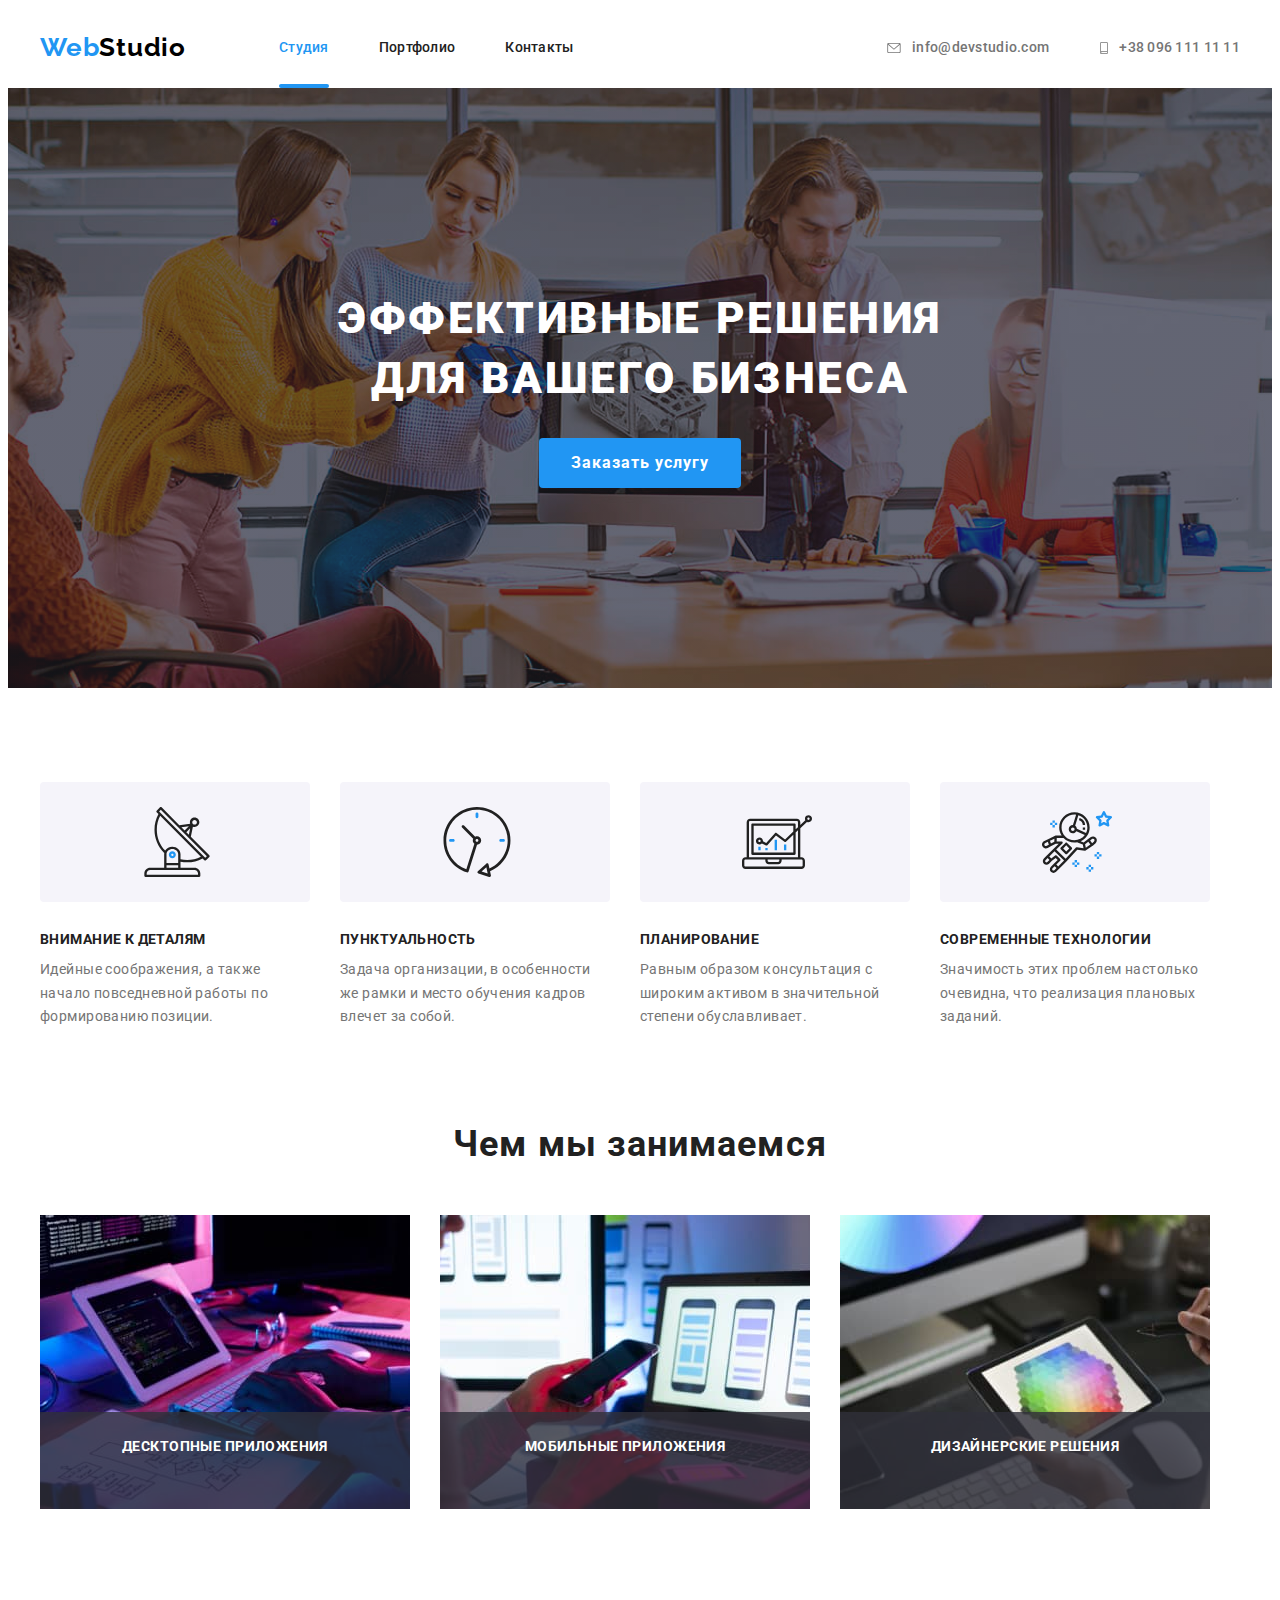
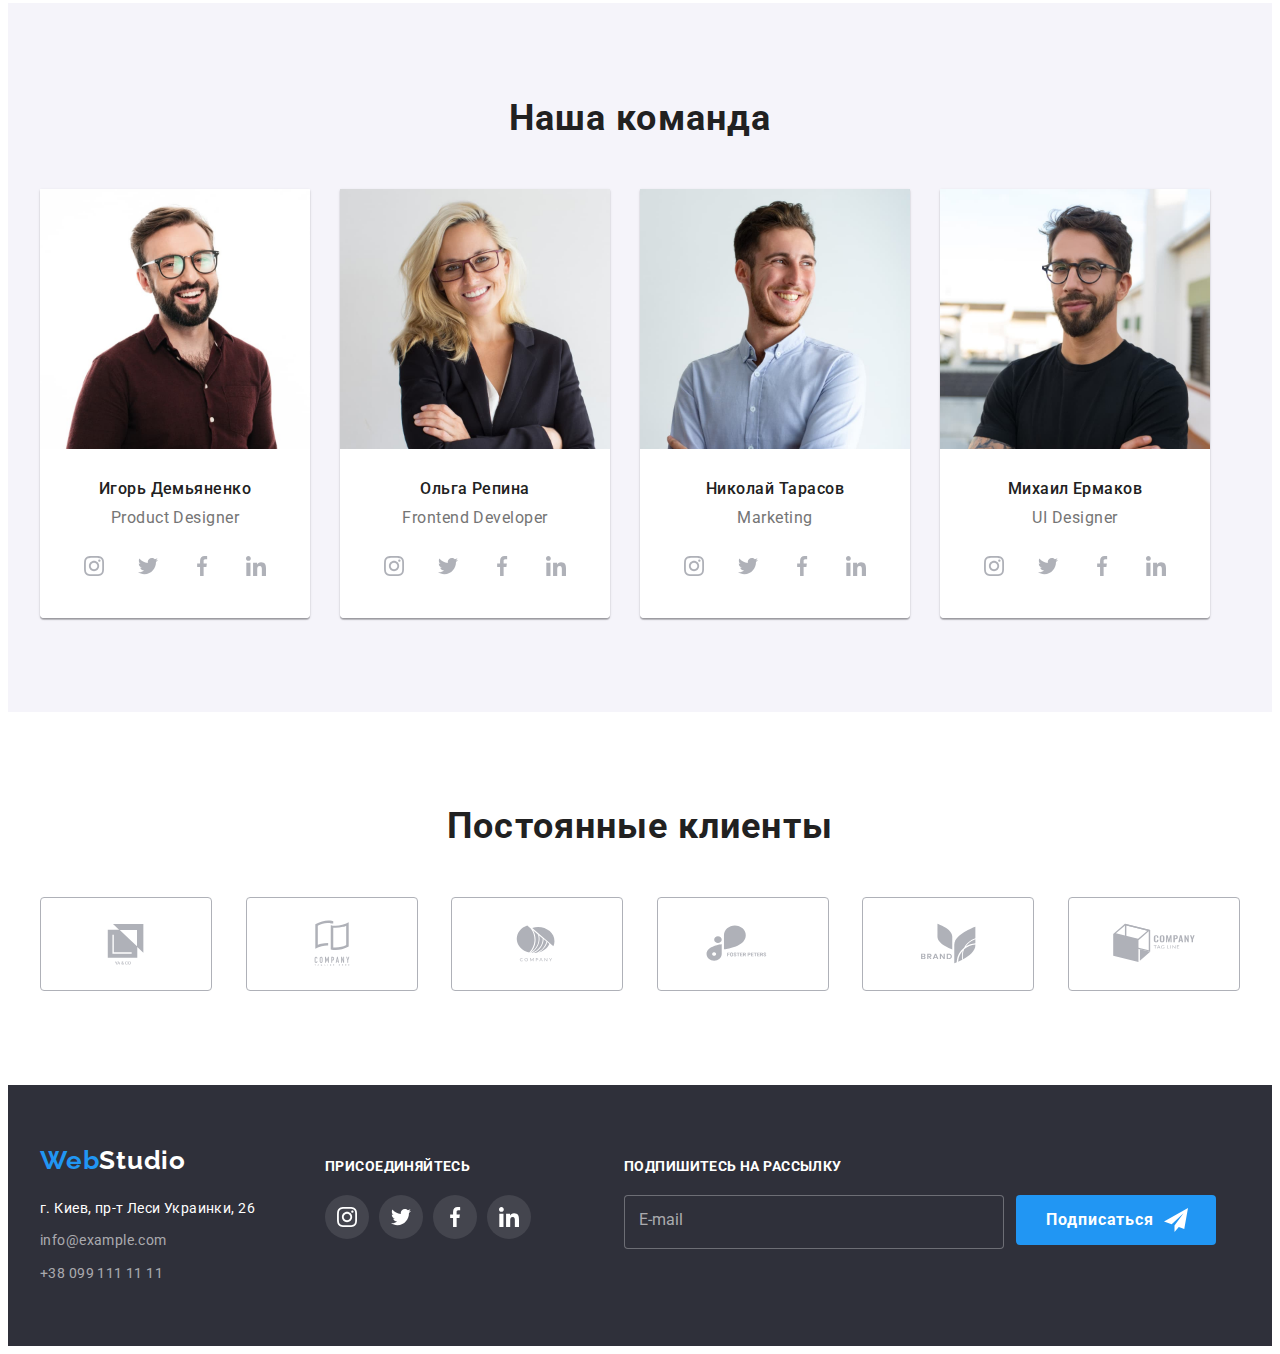
<file: index.html>
<!DOCTYPE html>
<html lang="ru">
  <head>
    <meta charset="UTF-8" />
    <meta http-equiv="X-UA-Compatible" content="IE=edge" />
    <meta name="viewport" content="width=he, initial-scale=1.0" />
    <title>Document</title>
    <link rel="preconnect" href="https://fonts.googleapis.com" />
    <link rel="preconnect" href="https://fonts.gstatic.com" crossorigin />
    <link
      href="https://fonts.googleapis.com/css2?family=Raleway:wght@700&family=Roboto:wght@400;500;700;900&display=swap"
      rel="stylesheet"
    />
    <link
      rel="stylesheet"
      href="https://cdnjs.cloudflare.com/ajax/libs/modern-normalize/1.1.0/modern-normalize.min.css"
      integrity="sha512-wpPYUAdjBVSE4KJnH1VR1HeZfpl1ub8YT/NKx4PuQ5NmX2tKuGu6U/JRp5y+Y8XG2tV+wKQpNHVUX03MfMFn9Q=="
      crossorigin="anonymous"
      referrerpolicy="no-referrer"
    />
    <link rel="stylesheet" href="./css/styles.css" />
  </head>

  <body>
    <header>
      <div class="container">
        <div class="page-head">
          <nav class="site-nav">
            <a class="logo" href=""><span class="web">Web</span>Studio</a>
            <ul class="nav-list">
              <li class="item"><a class="link current" href="">Студия</a></li>
              <li class="item">
                <a class="link" href="./portfolio.html"> Портфолио</a>
              </li>
              <li class="item"><a class="link" href="">Контакты</a></li>
            </ul>
          </nav>

          <ul class="contacts">
            <li class="item">
              <a class="link contacts-link" href="mailto:info@devstudio.com">
                <svg class="icon-envelope" width="16px" height="10px">
                  <use href="./images/symbol.svg#icon-envelope"></use>
                </svg>
                info@devstudio.com</a
              >
            </li>
            <li class="item">
              <a class="link contacts-link" href="tel:+380961111111">
                <svg class="icon-smartphone">
                  <use href="./images/symbol.svg#icon-smartphone"></use>
                </svg>
                +38 096 111 11 11</a
              >
            </li>
          </ul>
        </div>
      </div>
    </header>
    <!--Герой-->
    <main>
      <section class="hero">
        <div class="container">
          <h1>Эффективные решения для вашего бизнеса</h1>
          <button data-modal-open class="button" type="button">
            Заказать услугу
          </button>
        </div>
      </section>
      <!--Особенности-->
      <section class="section">
        <div class="container">
          <h2 class="uniq studio">Особенности</h2>
          <ul class="uniq-list">
            <li class="item">
              <div class="uniq-bg">
                <svg class="icon-uniq">
                  <use href="./images/symbol.svg#icon-antena"></use>
                </svg>
              </div>
              <h3 class="uniqenes">Внимание к деталям</h3>
              <p class="uniqenes-line">
                Идейные соображения, а также начало повседневной работы по
                формированию позиции.
              </p>
            </li>
            <li class="item">
              <div class="uniq-bg">
                <svg class="icon-uniq">
                  <use href="./images/symbol.svg#icon-clock"></use>
                </svg>
              </div>
              <h3 class="uniqenes">Пунктуальность</h3>
              <p class="uniqenes-line">
                Задача организации, в особенности же рамки и место обучения
                кадров влечет за собой.
              </p>
            </li>
            <li class="item">
              <div class="uniq-bg">
                <svg class="icon-uniq">
                  <use href="./images/symbol.svg#icon-diagram"></use>
                </svg>
              </div>
              <h3 class="uniqenes">Планирование</h3>
              <p class="uniqenes-line">
                Равным образом консультация с широким активом в значительной
                степени обуславливает.
              </p>
            </li>
            <li class="item">
              <div class="uniq-bg">
                <svg class="icon-uniq">
                  <use href="./images/symbol.svg#icon-astronaut"></use>
                </svg>
              </div>
              <h3 class="uniqenes">Современные технологии</h3>
              <p class="uniqenes-line">
                Значимость этих проблем настолько очевидна, что реализация
                плановых заданий.
              </p>
            </li>
          </ul>
        </div>
      </section>

      <!-- Чем занимаемся -->
      <section class="we-do">
        <div class="container">
          <h2>Чем мы занимаемся</h2>
          <ul class="do-list">
            <li class="item">
              <div class="do-list-overlay">
                <img src="./images/box-one.jpg" alt="анализуем" width="370" />
                <div class="overlay-one">
                  <p class="we-do-text">Десктопные приложения</p>
                </div>
              </div>
            </li>
            <li class="item">
              <div class="do-list-overlay">
                <img src="./images/box-two.jpg" alt="делаем" width="370" />
                <div class="overlay-one">
                  <p class="we-do-text">Мобильные приложения</p>
                </div>
              </div>
            </li>
            <li class="item">
              <div class="do-list-overlay">
                <img src="./images/box-three.jpg" alt="выбираем" width="370" />
                <div class="overlay-one">
                  <p class="we-do-text">Дизайнерские решения</p>
                </div>
              </div>
            </li>
          </ul>
        </div>
      </section>
      <!--команда  -->
      <section class="team section">
        <div class="container">
          <h2 class="our-team">Наша команда</h2>
          <ul class="team-list">
            <li class="team-item">
              <img src="./images/ihor.jpg" alt="Игорь Демьяненко" width="270" />
              <div class="team-card">
                <h3 class="names">Игорь Демьяненко</h3>
                <p class="prof">Product Designer</p>
                <div class="social-media">
                  <a class="social-link" href="">
                    <svg class="icon-social">
                      <use href="./images/symbol.svg#icon-instagram"></use>
                    </svg>
                  </a>
                  <a href="" class="social-link">
                    <svg class="icon-social">
                      <use href="./images/symbol.svg#icon-twitter"></use>
                    </svg>
                  </a>
                  <a href="" class="social-link">
                    <svg class="icon-social">
                      <use href="./images/symbol.svg#icon-facebook"></use>
                    </svg>
                  </a>
                  <a href="" class="social-link">
                    <svg class="icon-social">
                      <use href="./images/symbol.svg#icon-linkedin"></use>
                    </svg>
                  </a>
                </div>
              </div>
            </li>
            <li class="team-item">
              <img src="./images/olga.jpg" alt="Ольга Репина" width="270" />
              <div class="team-card">
                <h3 class="names">Ольга Репина</h3>
                <p class="prof">Frontend Developer</p>
                <div class="social-media">
                  <a class="social-link" href="">
                    <svg class="icon-social">
                      <use href="./images/symbol.svg#icon-instagram"></use>
                    </svg>
                  </a>
                  <a href="" class="social-link">
                    <svg class="icon-social">
                      <use href="./images/symbol.svg#icon-twitter"></use>
                    </svg>
                  </a>
                  <a href="" class="social-link">
                    <svg class="icon-social">
                      <use href="./images/symbol.svg#icon-facebook"></use>
                    </svg>
                  </a>
                  <a href="" class="social-link">
                    <svg class="icon-social">
                      <use href="./images/symbol.svg#icon-linkedin"></use>
                    </svg>
                  </a>
                </div>
              </div>
            </li>
            <li class="team-item">
              <img
                src="./images/nikolay.jpg"
                alt="Николай Тарасов"
                width="270"
              />
              <div class="team-card">
                <h3 class="names">Николай Тарасов</h3>
                <p class="prof">Marketing</p>
                <div class="social-media">
                  <a class="social-link" href="">
                    <svg class="icon-social">
                      <use href="./images/symbol.svg#icon-instagram"></use>
                    </svg>
                  </a>
                  <a href="" class="social-link">
                    <svg class="icon-social">
                      <use href="./images/symbol.svg#icon-twitter"></use>
                    </svg>
                  </a>
                  <a href="" class="social-link">
                    <svg class="icon-social">
                      <use href="./images/symbol.svg#icon-facebook"></use>
                    </svg>
                  </a>
                  <a href="" class="social-link">
                    <svg class="icon-social">
                      <use href="./images/symbol.svg#icon-linkedin"></use>
                    </svg>
                  </a>
                </div>
              </div>
            </li>
            <li class="team-item">
              <img
                src="./images/michael.jpg"
                alt="Михаил Ермаков"
                width="270"
              />
              <div class="team-card">
                <h3 class="names">Михаил Ермаков</h3>
                <p class="prof">UI Designer</p>
                <div class="social-media">
                  <a class="social-link" href="">
                    <svg class="icon-social">
                      <use href="./images/symbol.svg#icon-instagram"></use>
                    </svg>
                  </a>
                  <a href="" class="social-link">
                    <svg class="icon-social">
                      <use href="./images/symbol.svg#icon-twitter"></use>
                    </svg>
                  </a>
                  <a href="" class="social-link">
                    <svg class="icon-social">
                      <use href="./images/symbol.svg#icon-facebook"></use>
                    </svg>
                  </a>
                  <a href="" class="social-link">
                    <svg class="icon-social">
                      <use href="./images/symbol.svg#icon-linkedin"></use>
                    </svg>
                  </a>
                </div>
              </div>
            </li>
          </ul>
        </div>
      </section>
      <section class="section">
        <div class="container">
          <h2 class="clients-title">Постоянные клиенты</h2>
          <ul class="clients-list">
            <li>
              <a href="" class="clients-link">
                <svg class="icon-clients">
                  <use href="./images/symbol.svg#icon-client-one"></use>
                </svg>
              </a>
            </li>
            <li>
              <a href="" class="clients-link">
                <svg class="icon-clients">
                  <use href="./images/symbol.svg#icon-client-two"></use>
                </svg>
              </a>
            </li>
            <li>
              <a href="" class="clients-link">
                <svg class="icon-clients">
                  <use href="./images/symbol.svg#icon-client-three"></use>
                </svg>
              </a>
            </li>
            <li>
              <a href="" class="clients-link">
                <svg class="icon-clients">
                  <use href="./images/symbol.svg#icon-client-four"></use>
                </svg>
              </a>
            </li>
            <li>
              <a href="" class="clients-link">
                <svg class="icon-clients">
                  <use href="./images/symbol.svg#icon-client-five"></use>
                </svg>
              </a>
            </li>
            <li>
              <a href="" class="clients-link">
                <svg class="icon-clients">
                  <use href="./images/symbol.svg#icon-client-six"></use>
                </svg>
              </a>
            </li>
          </ul>
        </div>
      </section>
    </main>

    <!-- Футер -->

    <footer class="site-footer">
      <div class="container footer">
        <div class="logo-adress">
          <a class="logo footer" href=""
            ><span class="web">Web</span><span class="studio">Studio</span>
          </a>
          <address>
            <ul class="addres-nav">
              <li class="item">
                <a
                  class="link"
                  href="https://www.google.com/maps/place/бульвар+Лесі+Українки,+26,+Київ,+02000/@50.4265807,30.5361971,17z/data=!4m13!1m7!3m6!1s0x40d4cf0e033ecbe9:0x57a4dffefec77da0!2z0LHRg9C70YzQstCw0YAg0JvQtdGB0ZYg0KPQutGA0LDRl9C90LrQuCwgMjYsINCa0LjRl9CyLCAwMjAwMA!3b1!8m2!3d50.4265807!4d30.5383858!3m4!1s0x40d4cf0e033ecbe9:0x57a4dffefec77da0!8m2!3d50.4265807!4d30.5383858"
                  ><span class="map"> г. Киев, пр-т Леси Украинки, 26</span></a
                >
              </li>
              <li class="item">
                <a class="link" href="mailto:info@example.com"
                  >info@example.com</a
                >
              </li>
              <li class="item">
                <a class="link" href="tel:+380991111111">+38 099 111 11 11</a>
              </li>
            </ul>
          </address>
        </div>
        <div class="social-box">
          <h3 class="footer-title">присоединяйтесь</h3>
          <ul class="icon-footer-list">
            <li class="social-footer-list">
              <a href="" class="social-link-footer">
                <svg class="icon-social-footer">
                  <use href="./images/symbol.svg#icon-instagram"></use>
                </svg>
              </a>
            </li>
            <li class="social-footer-list">
              <a href="" class="social-link-footer">
                <svg class="icon-social-footer">
                  <use href="./images/symbol.svg#icon-twitter"></use>
                </svg>
              </a>
            </li>
            <li class="social-footer-list">
              <a href="" class="social-link-footer">
                <svg class="icon-social-footer">
                  <use href="./images/symbol.svg#icon-facebook"></use>
                </svg>
              </a>
            </li>
            <li class="social-footer-list">
              <a href="" class="social-link-footer">
                <svg class="icon-social-footer">
                  <use href="./images/symbol.svg#icon-linkedin"></use>
                </svg>
              </a>
            </li>
          </ul>
        </div>
        <div class="subscribe">
          <h3 class="footer-title">Подпишитесь на рассылку</h3>
          <div class="subscribe-form">
            <form class="email-form" action="">
              <input
                class="email-input"
                type="email"
                name="email"
                id="email"
                autocomplete="off"
              />
              <label class="email-label" for="email">E-mail</label>
            </form>
            <button type="button" class="subscribe-button button">
              Подписаться
              <svg class="subscribe-icon">
                <use href="./images/symbol.svg#send"></use>
              </svg>
            </button>
          </div>
        </div>
      </div>
    </footer>

    <div class="backdrop is-hidden" data-modal>
      <div class="modal">
        <button class="modal-btn" type="button" data-modal-close>
          <svg class="close-icon">
            <use href="./images/symbol.svg#close"></use>
          </svg>
        </button>
        <div class="modal-form">
          <h2 class="form-title">Оставьте свои данные, мы вам перезвоним</h2>
          <form action="" class="form-setion" autocomplete="off">
            <div class="form-field">
              <input class="input-modal" type="text" name="name" id="name" />
              <label class="label-form-modal" for="name"> Имя</label>
              <svg class="modal-buttons">
                <use href="./images/symbol.svg#icon-person"></use>
              </svg>
            </div>

            <div class="form-field">
              <input class="input-modal" type="tel" name="tel" id="tel" />
              <label class="label-form-modal" for="tel"> Телефон</label>
              <svg class="modal-buttons">
                <use href="./images/symbol.svg#icon-phone"></use>
              </svg>
            </div>

            <div class="form-field email">
              <input class="input-modal" type="email" name="email" id="email" />
              <label class="label-form-modal" for="email"> Почта</label>
              <svg class="modal-buttons">
                <use href="./images/symbol.svg#icon-email"></use>
              </svg>
            </div>

            <label class="label-textarea" for="comment">Комментарий</label>
            <textarea
              class="input-modal input-textarea"
              name="comment"
              id="comment"
              placeholder="Введите текст"
            ></textarea>

            <div class="checkbox-modal">
              <label class="label-policy" for="policy">
                <input
                  class="checkbox visually-hidden"
                  type="checkbox"
                  name="policy"
                  id="policy"
                />
                <span class="icon"></span>
                Соглашаюсь c рассылкой и принимаю
                <a href=""> Условия договора</a></label>
            </div>
          </form>
          <button class="button" type="submit">Отправить</button>
        </div>
      </div>
    </div>

    <script src="./js/modal.js"></script>
  </body>
</html>
</file>
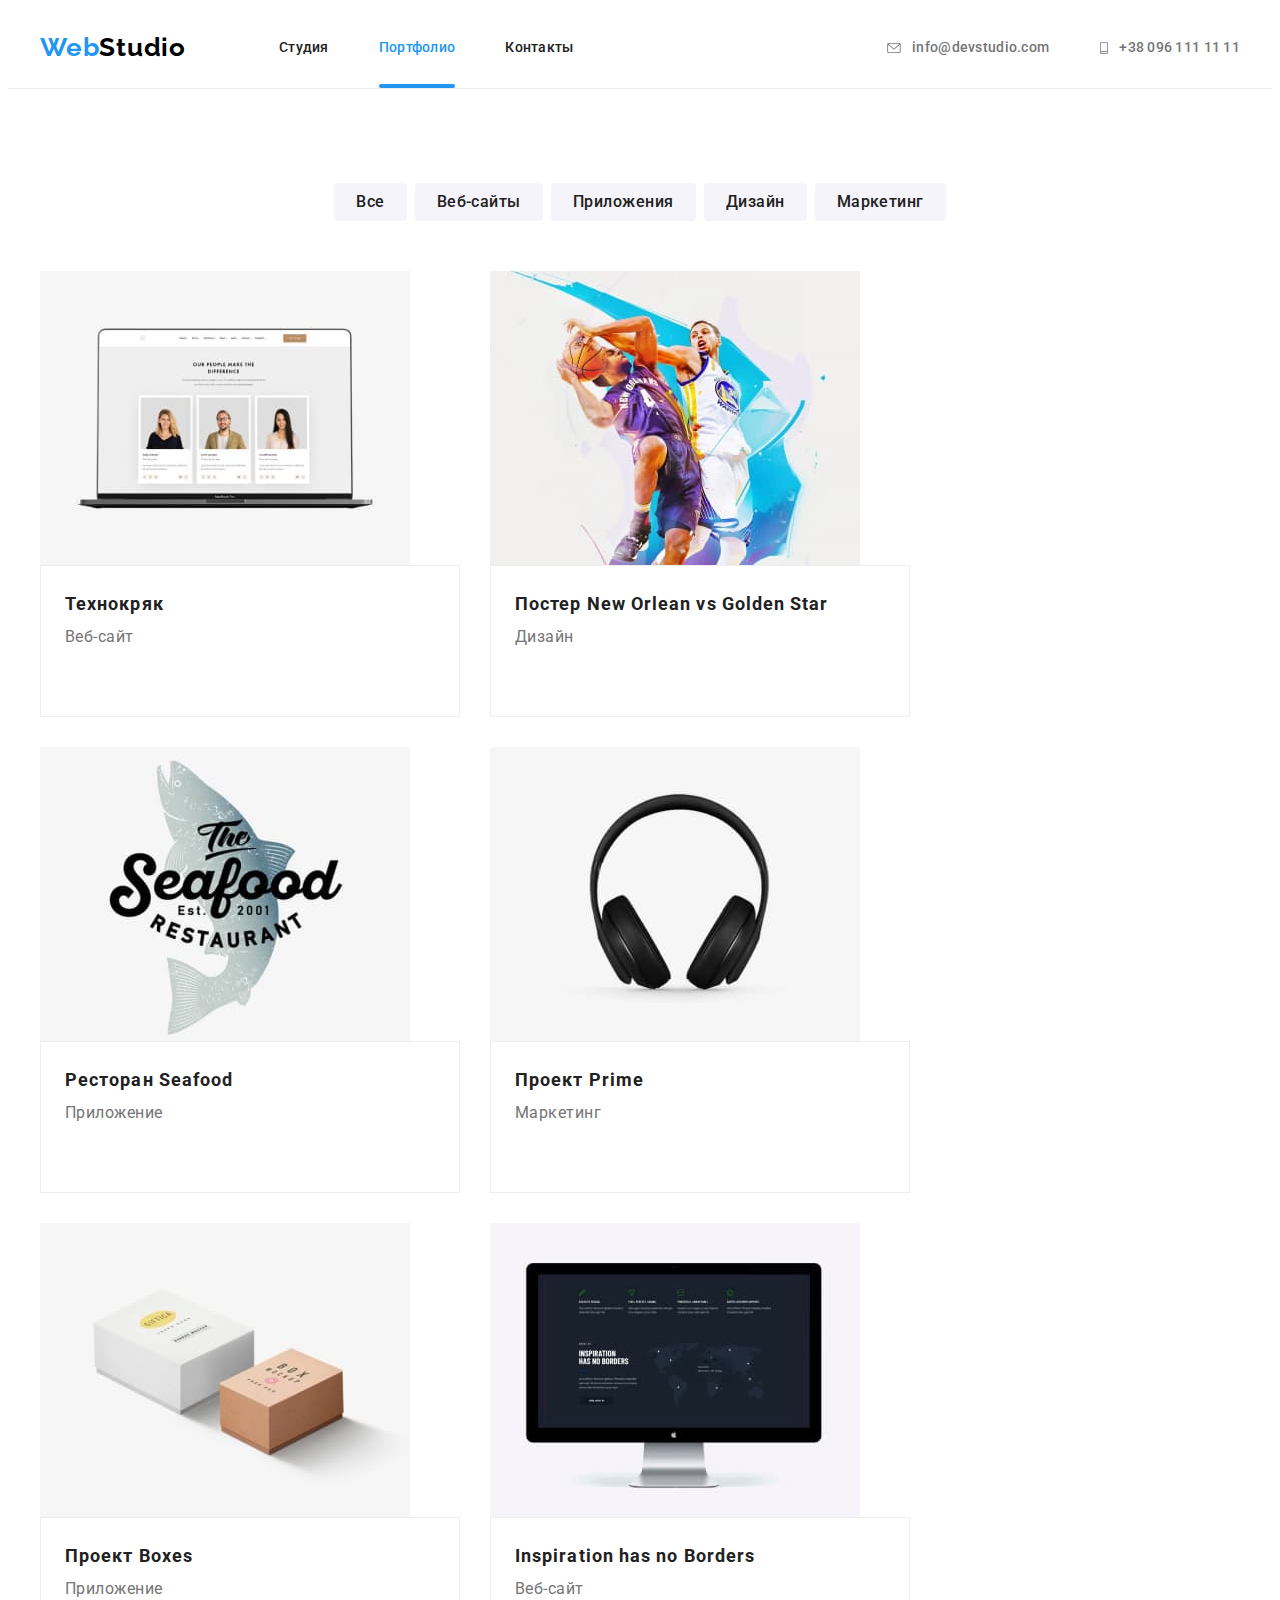
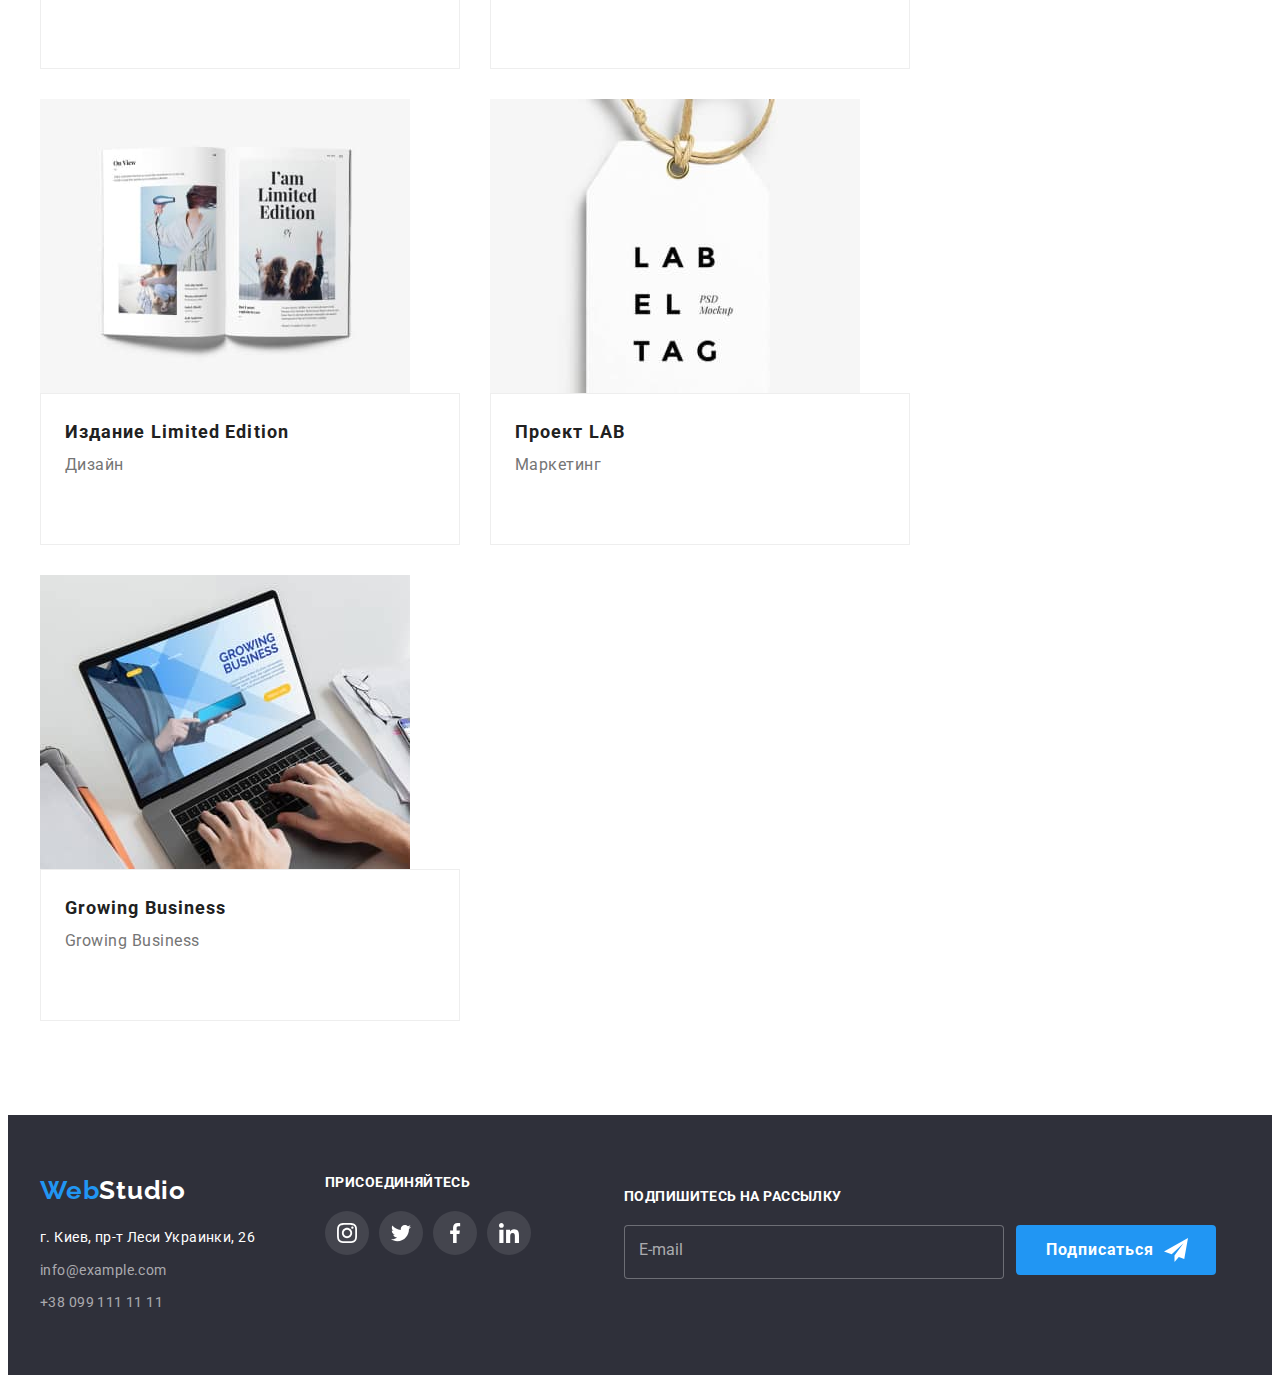
<file: portfolio.html>
<!DOCTYPE html>
<html lang="ru">
  <head>
    <meta charset="UTF-8" />
    <meta http-equiv="X-UA-Compatible" content="IE=edge" />
    <meta name="viewport" content="width=he, initial-scale=1.0" />
    <title>Document</title>
    <link rel="preconnect" href="https://fonts.googleapis.com" />
    <link rel="preconnect" href="https://fonts.gstatic.com" crossorigin />
    <link
      href="https://fonts.googleapis.com/css2?family=Raleway:wght@700&family=Roboto:wght@400;500;700;900&display=swap"
      rel="stylesheet"
    />
    <link
      rel="stylesheet"
      href="https://cdnjs.cloudflare.com/ajax/libs/modern-normalize/1.1.0/modern-normalize.min.css"
      integrity="sha512-wpPYUAdjBVSE4KJnH1VR1HeZfpl1ub8YT/NKx4PuQ5NmX2tKuGu6U/JRp5y+Y8XG2tV+wKQpNHVUX03MfMFn9Q=="
      crossorigin="anonymous"
      referrerpolicy="no-referrer"
    />
    <link rel="stylesheet" href="./css/styles.css" />
  </head>
  <body>
    <header class="portfolio-header">
      <div class="container">
        <div class="page-head">
          <nav class="site-nav">
            <a class="logo" href=""><span class="web">Web</span>Studio</a>
            <ul class="nav-list">
              <li class="item">
                <a class="link" href="./index.html">Студия</a>
              </li>
              <li class="item">
                <a class="link current" href="portfolio.html"> Портфолио</a>
              </li>
              <li class="item"><a class="link" href="">Контакты</a></li>
            </ul>
          </nav>

          <ul class="contacts">
            <li class="item">
              <a class="link contacts-link" href="mailto:info@devstudio.com">
                <svg class="icon-envelope" width="16px" height="10px">
                  <use href="./images/symbol.svg#icon-envelope"></use>
                </svg>
                info@devstudio.com</a
              >
            </li>
            <li class="item">
              <a class="link contacts-link" href="tel:+380961111111">
                <svg class="icon-smartphone">
                  <use href="./images/symbol.svg#icon-smartphone"></use>
                </svg>
                +38 096 111 11 11</a
              >
            </li>
          </ul>
        </div>
      </div>
    </header>

    <main>
      <section class="section">
        <div class="container">
          <h1 class="progect-title">Примірники проектів</h1>
          <ul class="portfolio-buttons">
            <li class="item"><button class="btn" type="button">Все</button></li>
            <li class="item">
              <button class="btn" type="button">Веб-сайты</button>
            </li>
            <li class="item">
              <button class="btn" type="button">Приложения</button>
            </li>
            <li class="item">
              <button class="btn" type="button">Дизайн</button>
            </li>
            <li class="item">
              <button class="btn" type="button">Маркетинг</button>
            </li>
          </ul>

          <ul class="progects">
            <li class="item">
              <a href="" class="projects-link">
                <div class="project-thumb">
                  <img src="./images/laptop.jpg" alt="Технокряк" width="370" />

                  <div class="project-description">
                    <p class="">
                      Ресурс предлагает комплексные предложения с разным уровнем
                      функционала и сервисов. Все это позволит посетителю
                      получить исчерпывающие сведения о компании или частном
                      лице.
                    </p>
                  </div>
                </div>
                <div class="group-item">
                  <h2 class="progect">Технокряк</h2>
                  <p class="progect-name">Веб-сайт</p>
                </div>
              </a>
            </li>
            <li class="item">
              <a href="" class="projects-link">
                <div class="project-thumb">
                  <img
                    src="./images/people.jpg"
                    alt="Постер New Orlean vs Golden Star"
                    width="370"
                  />
                  <div class="project-description">
                    <p class="">
                      Ресурс предлагает комплексные предложения с разным уровнем
                      функционала и сервисов. Все это позволит посетителю
                      получить исчерпывающие сведения о компании или частном
                      лице.
                    </p>
                  </div>
                </div>
                <div class="group-item">
                  <h2 class="progect">Постер New Orlean vs Golden Star</h2>
                  <p class="progect-name">Дизайн</p>
                </div>
              </a>
            </li>
            <li class="item">
              <a href="" class="projects-link">
                <div class="project-thumb">
                  <img
                    src="./images/seafood.jpg"
                    alt="Ресторан Seafood"
                    width="370"
                  />
                  <div class="project-description">
                    <p class="">
                      Ресурс предлагает комплексные предложения с разным уровнем
                      функционала и сервисов. Все это позволит посетителю
                      получить исчерпывающие сведения о компании или частном
                      лице.
                    </p>
                  </div>
                </div>
                <div class="group-item">
                  <h2 class="progect">Ресторан Seafood</h2>
                  <p class="progect-name">Приложение</p>
                </div>
              </a>
            </li>
            <li class="item">
              <a href="" class="projrcts-link">
                <div class="project-thumb">
                  <img
                    src="./images/headphones.jpg"
                    alt="Проект Prime"
                    width="370"
                  />
                  <div class="project-description">
                    <p class="">
                      Ресурс предлагает комплексные предложения с разным уровнем
                      функционала и сервисов. Все это позволит посетителю
                      получить исчерпывающие сведения о компании или частном
                      лице.
                    </p>
                  </div>
                </div>
                <div class="group-item">
                  <h2 class="progect">Проект Prime</h2>
                  <p class="progect-name">Маркетинг</p>
                </div>
              </a>
            </li>
            <li class="item">
              <a href="" class="projects-link">
                <div class="project-thumb">
                  <img
                    src="./images/boxes.jpg"
                    alt="Проект Boxes"
                    width="370"
                  />
                  <div class="project-description">
                    <p class="">
                      Ресурс предлагает комплексные предложения с разным уровнем
                      функционала и сервисов. Все это позволит посетителю
                      получить исчерпывающие сведения о компании или частном
                      лице.
                    </p>
                  </div>
                </div>
                <div class="group-item">
                  <h2 class="progect">Проект Boxes</h2>
                  <p class="progect-name">Приложение</p>
                </div>
              </a>
            </li>
            <li class="item">
              <a href="" class="progects-link">
                <div class="project-thumb">
                  <img
                    src="./images/monitor.jpg"
                    alt="Веб-сайт Inspiration has no Borders"
                    width="370"
                  />
                  <div class="project-description">
                    <p class="">
                      Ресурс предлагает комплексные предложения с разным уровнем
                      функционала и сервисов. Все это позволит посетителю
                      получить исчерпывающие сведения о компании или частном
                      лице.
                    </p>
                  </div>
                </div>
                <div class="group-item">
                  <h2 class="progect">Inspiration has no Borders</h2>
                  <p class="progect-name">Веб-сайт</p>
                </div>
              </a>
            </li>
            <li class="item">
              <a href="" class="projects-link">
                <div class="project-thumb">
                  <img
                    src="./images/magazine.jpg"
                    alt="Издание Limited Edition"
                    width="370"
                  />
                  <div class="project-description">
                    <p class="">
                      Ресурс предлагает комплексные предложения с разным уровнем
                      функционала и сервисов. Все это позволит посетителю
                      получить исчерпывающие сведения о компании или частном
                      лице.
                    </p>
                  </div>
                </div>
                <div class="group-item">
                  <h2 class="progect">Издание Limited Edition</h2>
                  <p class="progect-name">Дизайн</p>
                </div>
              </a>
            </li>
            <li class="item">
              <a href="" class="projects-link">
                <div class="project-thumb">
                  <img src="./images/tag.jpg" alt="Проект LAB" width="370" />
                  <div class="project-description">
                    <p class="">
                      Ресурс предлагает комплексные предложения с разным уровнем
                      функционала и сервисов. Все это позволит посетителю
                      получить исчерпывающие сведения о компании или частном
                      лице.
                    </p>
                  </div>
                </div>
                <div class="group-item">
                  <h2 class="progect">Проект LAB</h2>
                  <p class="progect-name">Маркетинг</p>
                </div>
              </a>
            </li>
            <li class="item">
              <a href="" class="projects-link">
                <div class="project-thumb">
                  <img
                    src="./images/laptophands.jpg"
                    alt="Growing Business Growing Business"
                    width="370"
                  />
                  <div class="project-description">
                    <p class="">
                      Ресурс предлагает комплексные предложения с разным уровнем
                      функционала и сервисов. Все это позволит посетителю
                      получить исчерпывающие сведения о компании или частном
                      лице.
                    </p>
                  </div>
                </div>
                <div class="group-item">
                  <h2 class="progect">Growing Business</h2>
                  <p class="progect-name">Growing Business</p>
                </div>
              </a>
            </li>
          </ul>
        </div>
      </section>
    </main>

    <footer class="site-footer">
      <div class="container footer">
        <div class="logo-adress">
          <a class="logo footer" href=""
            ><span class="web">Web</span><span class="studio">Studio</span>
          </a>
          <address>
            <ul class="addres-nav">
              <li class="item">
                <a
                  class="link"
                  href="https://www.google.com/maps/place/бульвар+Лесі+Українки,+26,+Київ,+02000/@50.4265807,30.5361971,17z/data=!4m13!1m7!3m6!1s0x40d4cf0e033ecbe9:0x57a4dffefec77da0!2z0LHRg9C70YzQstCw0YAg0JvQtdGB0ZYg0KPQutGA0LDRl9C90LrQuCwgMjYsINCa0LjRl9CyLCAwMjAwMA!3b1!8m2!3d50.4265807!4d30.5383858!3m4!1s0x40d4cf0e033ecbe9:0x57a4dffefec77da0!8m2!3d50.4265807!4d30.5383858"
                  ><span class="map"> г. Киев, пр-т Леси Украинки, 26</span></a
                >
              </li>
              <li class="item">
                <a class="link" href="mailto:info@example.com"
                  >info@example.com</a
                >
              </li>
              <li class="item">
                <a class="link" href="tel:+380991111111">+38 099 111 11 11</a>
              </li>
            </ul>
          </address>
        </div>
        <div class="social-box">
          <h2 class="footer-title">присоединяйтесь</h2>
          <ul class="icon-footer-list">
            <li class="social-footer-list">
              <a href="" class="social-link-footer">
                <svg class="icon-social-footer">
                  <use href="./images/symbol.svg#icon-instagram"></use>
                </svg>
              </a>
            </li>
            <li class="social-footer-list">
              <a href="" class="social-link-footer">
                <svg class="icon-social-footer">
                  <use href="./images/symbol.svg#icon-twitter"></use>
                </svg>
              </a>
            </li>
            <li class="social-footer-list">
              <a href="" class="social-link-footer">
                <svg class="icon-social-footer">
                  <use href="./images/symbol.svg#icon-facebook"></use>
                </svg>
              </a>
            </li>
            <li class="social-footer-list">
              <a href="" class="social-link-footer">
                <svg class="icon-social-footer">
                  <use href="./images/symbol.svg#icon-linkedin"></use>
                </svg>
              </a>
            </li>
          </ul>
        </div>
        <div class="subscribe">
          <h3 class="footer-title">Подпишитесь на рассылку</h3>
          <div class="subscribe-form">
            <form class="email-form" action="">
              <input
                class="email-input"
                type="email"
                name="email"
                id="email"
                autocomplete="off"
              />
              <label class="email-label" for="email">E-mail</label>
            </form>
            <button type="button" class="subscribe-button button">
              Подписаться
              <svg class="subscribe-icon">
                <use href="./images/symbol.svg#send"></use>
              </svg>
            </button>
          </div>
        </div>
      </div>
    </footer>
  </body>
</html>
</file>
<file: css/styles.css>
/* main colors 

background: #FFFFFF;- основний колір фону
background: #F5F4FA; - додатковий колір фону
background: #2F303A; - accent колір фону
color: #212121; - key color of text
background: #2196F3; - hover color
background: #FFFFFF; - third-class text color
background:  #757575; - secondary text color
*/

:root {
  --primary-text-color: #212121;
  --secondary-text-color: #757575;
  --primary-bgc-color: #ffffff;
  --accent-color: #2196f3;
  --accent-bg-color: #2f303a;
  --third-class-text-color: #ffffff;
  --secondary-bgc: #f5f4fa;
  --social-link-color: #afb1b8;
}

body {
  background-color: var(--primary-bgc-color);
  color: #212121;

  font-family: "Roboto", sans-serif;
  font-style: normal;
}

.container {
  margin-left: auto;
  margin-right: auto;
  width: 1200px;
  padding-left: 15px;
  padding-right: 15px;
}

/* HEADER */

.portfolio-header {
  border-bottom: 1px solid #ececec;
}

.page-head,
.site-nav {
  display: flex;
  align-items: center;
}

.logo {
  color: #000000;

  font-family: "Raleway";
  font-weight: 700;
  font-size: 26px;
  line-height: 1.2;
  letter-spacing: 0.03em;

  text-decoration: none;
}

.web {
  color: var(--accent-color);
}

.studio {
  color: var(--third-class-text-color);
}

ul {
  list-style: none;
  margin-top: 0;
  margin-bottom: 0;
  padding: 0;
}
.nav-list {
  display: flex;
  margin-left: 93px;
}

.nav-list,
.contacts {
  font-weight: 500;
  font-size: 14px;
  line-height: 1.14;
  letter-spacing: 0.02em;
}

.nav-list .link {
  display: block;
  padding-top: 32px;
  padding-bottom: 32px;
  color: var(--primary-text-color);
  text-decoration: none;
}

.nav-list .item:not(:last-child) {
  margin-right: 50px;
}

.nav-list .link.current {
  position: relative;
  color: var(--accent-color);
}

.nav-list .link.current::after {
  position: absolute;
  bottom: 0;
  left: 0;
  width: 100%;
  height: 4px;

  display: block;
  content: "";
  background-color: var(--accent-color);
  border-radius: 2px;
}

.contacts {
  display: flex;
  margin-left: auto;
  align-items: center;
}

.contacts .item + .item {
  margin-left: 50px;
}

.contacts-link {
  display: flex;
  align-items: center;

  padding-top: 32px;
  padding-bottom: 32px;

  color: var(--secondary-text-color);
  text-decoration: none;

  transition: color 250ms cubic-bezier(0.4, 0, 0.2, 1);
}

.link {
  transition: color 250ms cubic-bezier(0.4, 0, 0.2, 1);
}

.link:hover,
.link:focus {
  color: var(--accent-color);
}

.icon-envelope {
  width: 100%;
  height: 100%;
  margin-right: 10px;
  fill: currentColor;
}

.icon-smartphone {
  width: 10px;
  height: 12px;
  padding: 0;
  margin-right: 10px;
  fill: currentColor;
}

.contacts-link:hover .icon-envelope,
.contacts-link:focus .icon-envelope {
  color: currentColor;
}
/* HERO SECTION */

.hero {
  background-image: linear-gradient(
      to right,
      rgba(47, 48, 58, 0.4),
      rgba(47, 48, 58, 0.4)
    ),
    url(../images/bgimage.png);
  background-color: var(--accent-bg-color);

  background-repeat: no-repeat;
  background-size: 1600px;
  background-position: 50% 50%;

  padding: 200px 0px;
  text-align: center;
}

.button {
  display: inline-block;
  background-color: var(--accent-color);
  color: var(--third-class-text-color);

  font-family: inherit;
  font-weight: 700;
  font-size: 16px;
  line-height: 1.875;

  text-align: center;
  letter-spacing: 0.06em;

  border-radius: 4px;
  min-width: 200px;
  padding: 10px 32px;

  cursor: pointer;
  border: transparent;

  transition: background-color 250ms cubic-bezier(0.4, 0, 0.2, 1);
}

.button:hover,
.button:focus {
  background-color: #188ce8;
}

h1 {
  color: var(--third-class-text-color);

  width: 696px;
  font-weight: 900;
  font-size: 44px;
  line-height: 1.37;

  letter-spacing: 0.06em;
  text-transform: uppercase;

  margin-top: 0;
  margin-bottom: 30px;
  margin-left: auto;
  margin-right: auto;
}

/* uniq-section */

.uniq-list {
  display: flex;
}

.uniq-bg {
  width: 270px;
  height: 120px;
  background-color: var(--secondary-bgc);
  margin-bottom: 30px;
  border-radius: 4px;
}

h3.uniqenes {
  margin-top: 0;
  margin-bottom: 10px;
}

p.uniqenes-line {
  margin-top: 0;
  margin-bottom: 0;
}

.uniqenes {
  font-weight: 700;
  font-size: 14px;
  line-height: 1.1;
  letter-spacing: 0.03em;
  text-transform: uppercase;
}

.uniqenes-line {
  color: var(--secondary-text-color);

  font-size: 14px;
  line-height: 1.7;
  letter-spacing: 0.03em;
}

h2 {
  font-weight: 700;
  font-size: 36px;
  line-height: 42px;
  text-align: center;
  letter-spacing: 0.03em;

  margin-top: 0;
  margin-bottom: 50px;
}

.icon-uniq {
  width: 70px;
  height: 70px;
  margin: 25px 102.34px;
}

.uniq {
  position: absolute;
  width: 1px;
  height: 1px;
  margin: -1px;
  border: 0;
  padding: 0;
  white-space: nowrap;
  clip-path: inset(100%);
  clip: rect(0 0 0 0);
  overflow: hidden;
}

.section {
  padding-top: 94px;
  padding-bottom: 94px;
}

.uniq-list .item {
  width: 270px;
}

.uniq-list .item:not(:last-child) {
  margin-right: 30px;
}

/* WHAT WE DO SECTION */

.we-do {
  padding-bottom: 94px;
}

.do-list {
  display: flex;
}

.do-list .item:not(:last-child) {
  margin-right: 30px;
}

.do-list-overlay {
  position: relative;
  height: 294px;
}

.overlay-one {
  position: absolute;
  bottom: 0;
  left: 0;

  width: 100%;
  min-height: 70px;

  background-color: rgba(47, 48, 58, 0.8);
  padding-top: 27px;
}

.we-do-text {
  font-weight: 700;
  font-size: 14px;
  line-height: 1.14;
  text-align: center;
  letter-spacing: 0.03em;
  text-transform: uppercase;

  margin: 0;
  color: var(--third-class-text-color);
}

/* TEAM */

.team {
  background-color: var(--secondary-bgc);
}

.team-list {
  display: flex;
  text-align: center;
}

.team-item:not(:last-child) {
  margin-right: 30px;
}

.names {
  font-weight: 500;
  font-size: 16px;
  line-height: 1.2;
  letter-spacing: 0.03em;

  margin-top: 0;
  margin-bottom: 10px;
}

.prof {
  color: var(--secondary-text-color);

  font-size: 16px;
  line-height: 1.2;
  letter-spacing: 0.03em;

  margin-top: 0;
  margin-bottom: 0;
}

.team-card {
  background-color: var(--primary-bgc-color);
  width: 270px;
  padding-top: 30px;
  padding-bottom: 30px;
  border-bottom-left-radius: 4px;
  border-bottom-right-radius: 4px;
}

.team-item {
  box-shadow: 0px 1px 3px rgba(0, 0, 0, 0.12), 0px 1px 1px rgba(0, 0, 0, 0.14),
    0px 2px 1px rgba(0, 0, 0, 0.2);
  border-radius: 0px 0px 4px 4px;
}

.team-item img {
  display: block;
  max-width: 100%;
  height: auto;
}

.social-media {
  display: flex;
  justify-content: center;
  align-items: center;
}

.social-link {
  color: var(--social-link-color);
  margin-top: 16px;
  width: 44px;
  height: 44px;
  border-radius: 50%;

  transition: color 250ms cubic-bezier(0.4, 0, 0.2, 1),
    background-color 250ms cubic-bezier(0.4, 0, 0.2, 1);
}

.social-link + .social-link {
  margin-left: 10px;
}

.social-link:hover,
.social-link:focus {
  color: var(--third-class-text-color);
  background-color: var(--accent-color);
}

.icon-social {
  width: 20px;
  height: 20px;
  fill: currentColor;
  margin: 12px;
}

.social-link:hover .icon-social,
.social-link:focus .icon-social {
  fill: currentColor;
}

.clients-title {
  font-weight: 700;
  font-size: 36px;
  line-height: 1.16;
  text-align: center;
  letter-spacing: 0.03em;
  margin-bottom: 50px;
}

ul.clients-list {
  display: flex;
  list-style: none;
  justify-content: space-between;
}

.clients-link {
  color: var(--social-link-color);
  display: flex;
  border: 1px solid var(--social-link-color);
  width: 170px;
  height: 92px;
  border-radius: 4px;
  transition: color 250ms cubic-bezier(0.4, 0, 0.2, 1),
    border 250ms cubic-bezier(0.4, 0, 0.2, 1);
}

.icon-clients {
  width: 170px;
  height: 92px;
  fill: currentColor;

  transition: color 250ms cubic-bezier(0.4, 0, 0.2, 1);
}

.clients-link:hover,
.clients-link:focus {
  border: 1px solid var(--accent-color);
}

.clients-link:hover .icon-clients,
.clients-link:focus .icon-clients {
  color: var(--accent-color);
}
/* PORTFOLIO */

ul {
  list-style: none;
}

.progects-link {
  text-decoration: none;
  color: inherit;
}

.our-progects {
  padding-top: 94px;
  padding-bottom: 94px;
}

h1.progect-title {
  position: absolute;
  width: 1px;
  height: 1px;
  margin: -1px;
  border: 0;
  padding: 0;
  white-space: nowrap;
  clip-path: inset(100%);
  clip: rect(0 0 0 0);
  overflow: hidden;
}

.portfolio-buttons {
  display: flex;
  justify-content: center;
  margin-bottom: 50px;
}

.portfolio-buttons .item:not(:last-child) {
  margin-right: 8px;
}

.btn {
  background-color: var(--secondary-bgc);
  color: var(--primary-text-color);

  font-family: inherit;
  font-weight: 500;
  font-size: 16px;
  line-height: 1.6;
  text-align: center;
  letter-spacing: 0.03em;

  border-radius: 4px;
  border: transparent;

  padding: 6px 22px;

  cursor: pointer;

  transition: color 250ms cubic-bezier(0.4, 0, 0.2, 1),
    background-color 250ms cubic-bezier(0.4, 0, 0.2, 1),
    box-shadow 250ms cubic-bezier(0.4, 0, 0.2, 1);
}

.btn:hover,
.btn:focus {
  background-color: var(--accent-color);
  color: var(--third-class-text-color);
  box-shadow: 0px 3px 1px rgba(0, 0, 0, 0.1), 0px 1px 2px rgba(0, 0, 0, 0.08),
    0px 2px 2px rgba(0, 0, 0, 0.12);
}

.progects {
  margin: 0;
  padding: 0;

  display: flex;
  flex-wrap: wrap;

  margin-left: -30px;
  margin-bottom: -30px;
}

.progects > .item {
  flex-basis: calc(100% / 3 - 30px);

  margin-left: 30px;
  margin-bottom: 30px;

  transition: box-shadow 250ms cubic-bezier(0.4, 0, 0.2, 1);
}

.progects > .item:hover,
.progects > .item:focus {
  box-shadow: 0px 1px 1px rgba(0, 0, 0, 0.12), 0px 4px 4px rgba(0, 0, 0, 0.06),
    1px 4px 6px rgba(0, 0, 0, 0.16);
}

.progects > .item:hover .project-thumb::before,
.progects > .item:focus .project-thumb::before {
  transform: translateX(0);
}

.progect {
  font-weight: 700;
  font-size: 18px;
  line-height: 2;
  letter-spacing: 0.06em;

  margin: 0px 0px;
  width: 370px;
}

.progect-name {
  color: var(--secondary-text-color);

  font-size: 16px;
  line-height: 1.9;
  letter-spacing: 0.03em;

  margin: 0px 0px;
  width: 370px;
}

.group-item {
  background-color: var(--primary-bgc-color);
  padding: 20px 24px;
  width: 370px;
  height: 110px;
  border: 1px solid #eeeeee;
  margin-right: 0;
}
.progects img {
  display: block;
  height: auto;
}
h2.progect {
  display: inline-block;
  max-width: 322px;
  text-align: left;
  color: var(--primary-text-color);
}

p.progect-name {
  display: inline-block;
  max-width: 322px;
}

.project-thumb {
  position: relative;
  overflow: hidden;
}

.project-thumb::before {
  position: absolute;
  content: "";
  display: inline-block;
  background-color: rgba(33, 150, 243, 0.9);

  top: 0;
  left: 0;
  width: 100%;
  height: 100%;
  opacity: 1;

  transition: opacity 250ms cubic-bezier(0.4, 0, 0.2, 1);

  transform: translateY(100%);
  transition: transform 250ms cubic-bezier(0.4, 0, 0.2, 1);
}

.project-description {
  position: absolute;
  top: 0;
  left: 0;

  padding: 63px 24px;

  opacity: 0;

  transition: opacity 250ms cubic-bezier(0.4, 0, 0.2, 1);
}

.project-description p {
  margin: 0;

  font-size: 18px;
  line-height: 1.55;
  letter-spacing: 0.03em;

  color: var(--third-class-text-color);
}

.progects > .item:hover .project-thumb::before,
.progects > .item:hover .project-description {
  opacity: 1;
}

.progects > .item:focus .project-thumb::before,
.progects > .item:focus .project-description {
  opacity: 1;
}

/*  Footer */

.site-footer {
  background-color: var(--accent-bg-color);
  padding-top: 60px;
  padding-bottom: 60px;
}

.logo.footer {
  display: block;
  margin-bottom: 20px;
}

.addres-nav .item + .item {
  margin-top: 9px;
}

.addres-nav .link {
  color: rgba(255, 255, 255, 0.6);

  font-style: normal;
  font-size: 14px;
  line-height: 1.7;
  letter-spacing: 0.03em;
  text-decoration: none;

  transition: color 250ms cubic-bezier(0.4, 0, 0.2, 1);
}

.addres-nav .link:hover,
.addres-nav .link:focus {
  color: var(--accent-color);
}

.map {
  color: var(--third-class-text-color);

  transition: color 250ms cubic-bezier(0.4, 0, 0.2, 1);
}
.map:hover,
.map:focus {
  color: var(--accent-color);
}

.footer {
  display: flex;
}

.logo-adress {
  margin-right: 70px;
}

.footer-title {
  font-weight: 700;
  font-size: 14px;
  line-height: 1.14;
  letter-spacing: 0.03em;
  text-transform: uppercase;
  color: var(--third-class-text-color);
  margin-bottom: 20px;
  text-align: left;
}

.icon-footer-list {
  display: flex;
}

.social-link-footer {
  display: inline-block;
  width: 44px;
  height: 44px;
  color: var(--third-class-text-color);
  background-color: rgba(255, 255, 255, 0.1);
  border-radius: 50%;

  transition: background-color 250ms cubic-bezier(0.4, 0, 0.2, 1);
}

.social-footer-list + .social-footer-list {
  margin-left: 10px;
}

.icon-social-footer {
  width: 20px;
  height: 20px;
  fill: currentColor;
  margin: 12px;
}

.social-link-footer:hover,
.social-link-footer:focus {
  background-color: var(--accent-color);
}

.backdrop {
  position: fixed;
  top: 0;
  left: 0;
  width: 100%;
  height: 100%;
  background-color: rgba(0, 0, 0, 0.2);

  transition: opacity 250ms linear;
}

.backdrop.is-hidden {
  opacity: 0;
  pointer-events: none;
  visibility: hidden;
}

.modal {
  position: absolute;
  top: 50%;
  left: 50%;
  transform: translate(-50%, -50%);
  padding: 40px;

  max-height: 581px;
  height: 100%;
  max-width: 528px;
  width: 100%;
  background-color: var(--primary-bgc-color);

  overflow-y: auto;
  overflow-x: hidden;
}

.modal-btn {
  position: absolute;

  top: 8px;
  right: 8px;
  padding: 0;

  display: flex;

  width: 30px;
  height: 30px;
  border-radius: 50%;
  cursor: pointer;
  color: #000000;
  background-color: var(--primary-bgc-color);
  border: 1px solid rgba(0, 0, 0, 0.1);

  transition: fill 250ms cubic-bezier(0.4, 0, 0.2, 1);
}

.modal-btn:hover .close-icon {
  fill: var(--accent-color);
}

.close-icon {
  position: absolute;
  top: 0;
  left: 0;
  transform: translate(25%, 35%);
  width: 18px;
  height: 18px;
  fill: currentColor;
  align-self: center;
}

.subscribe {
  margin-left: 93px;
  width: 570px;
}

.email-form {
  position: relative;
}

.email-label {
  position: absolute;
  top: 15px;
  left: 15px;
  color: rgba(255, 255, 255, 0.6);
  font-size: 16px;
  line-height: 1.25;
}

.email-input {
  width: 358px;
  height: 50px;
  padding-right: 10px;
  padding-left: 10px;
  border: 1px solid rgba(255, 255, 255, 0.3);
  border-radius: 4px;
  background-color: var(--accent-bg-color);
  color: rgba(255, 255, 255, 0.6);
}

.email-input:focus + .email-label {
  visibility: hidden;
}

.subscribe-form {
  display: flex;
  flex-direction: row;
  height: 50px;
  width: 358px;
}

.subscribe-button {
  position: relative;
  margin-left: 12px;
  text-align: center;
  padding-left: 0;
}

.subscribe-icon {
  position: absolute;
  top: 13px;
  right: 28px;
  height: 24px;
  width: 24px;
}

.form-title {
  font-weight: 700;
  font-size: 20px;
  line-height: 1.15;
  text-align: center;
  letter-spacing: 0.03em;

  color: var(--primary-text-color);

  width: 448px;
  margin-bottom: 30px;
}

.label-form-modal {
  position: absolute;
  top: 0;
  left: 0;
  z-index: 2;
  transform: translateY(-120%);
  font-size: 12px;
  line-height: 1.17;

  letter-spacing: 0.01em;

  color: var(--secondary-text-color);
}

.form-field {
  position: relative;
   margin-bottom: 20px;
}

.form-field.email {
  margin-bottom: 0;
}

.input-modal {
  border: 1px solid rgba(33, 33, 33, 0.2);
  border-radius: 4px;
  width: 100%;
  height: 40px;
  margin-bottom: 10px;
  background-color: var(--primary-bgc-color);
  color: var(--primary-text-color);
  padding: 0 10px 0 42px;

  transition: border-color 250ms cubic-bezier(0.4, 0, 0.2, 1);
}


.input-textarea {
  height: 120px;
  resize: none;
  padding: 12px 16px;
  margin-bottom: 20px;
  margin-top: 4px;
}

.label-textarea {
  font-size: 12px;
  line-height: 1.17;
  

  letter-spacing: 0.01em;

  color: var(--secondary-text-color);
}

.input-textarea::placeholder {
  color: rgba(117, 117, 117, 0.5);
}

.label-policy {
  font-size: 14px;
  line-height: 1.7;
  letter-spacing: 0.03em;
  color: var(--secondary-text-color);
  margin-left: 20px;
}

.label-policy a {
  color: var(--accent-color);
  font-family: inherit;
}

.modal-form button {
  display: block;
  margin: 0 auto;
  box-shadow: 0px 4px 4px rgba(0, 0, 0, 0.15);
  text-align: center;
}

.modal-buttons {
  position: absolute;
  top: 11px;
  left: 12px;
  display: inline-block;
  width: 18px;
  height: 18px;
  fill: #000000;
}

.input-modal:focus {
  outline: none;
  border-color: var(--accent-color);
}

.input-modal:focus ~ .modal-buttons {
  fill: var(--accent-color);
}

.visually-hidden {
  position: absolute;
  width: 1px;
  height: 1px;
  margin: -1px;
  padding: 0;
  overflow: hidden;
  border: 0;
  clip: rect(0 0 0 0);
}

.checkbox-modal {
  position: relative;
  display: flex;
  align-items: center;
  margin-left: 8px;
  margin-bottom: 20px;
}

.icon {
  position: absolute;
  top: 3px;
  left: 0;
  display: inline-block;
  width: 15px;
  height: 15px;
  border: 2px solid #212121;
  border-radius: 2px;
  transition: background-color 250ms cubic-bezier(0.4, 0, 0.2, 1);
}


.checkbox:checked + .icon {
  background-color: var(--accent-color);
  background-image: url(../images/check.svg);
  background-size: contain;
  border: var(--accent-color);
  background-origin: border-box;
}
</file>
